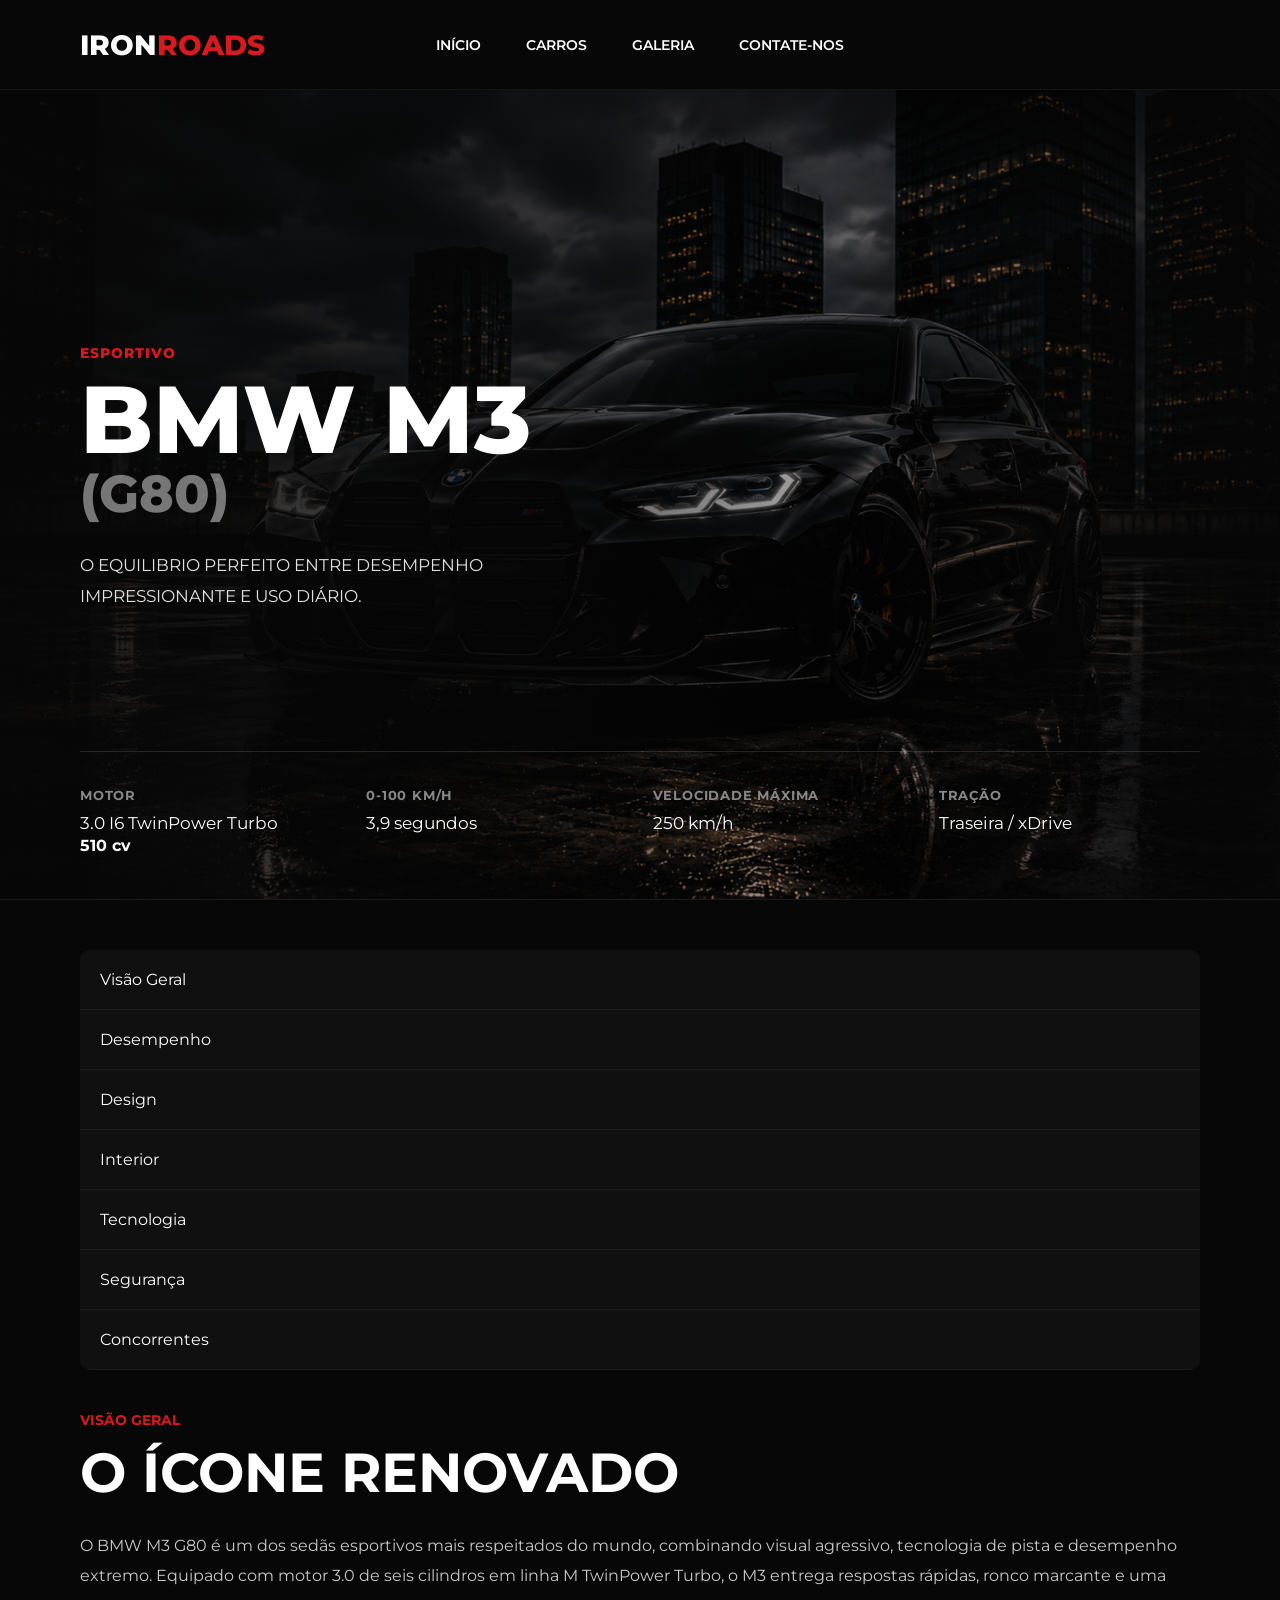
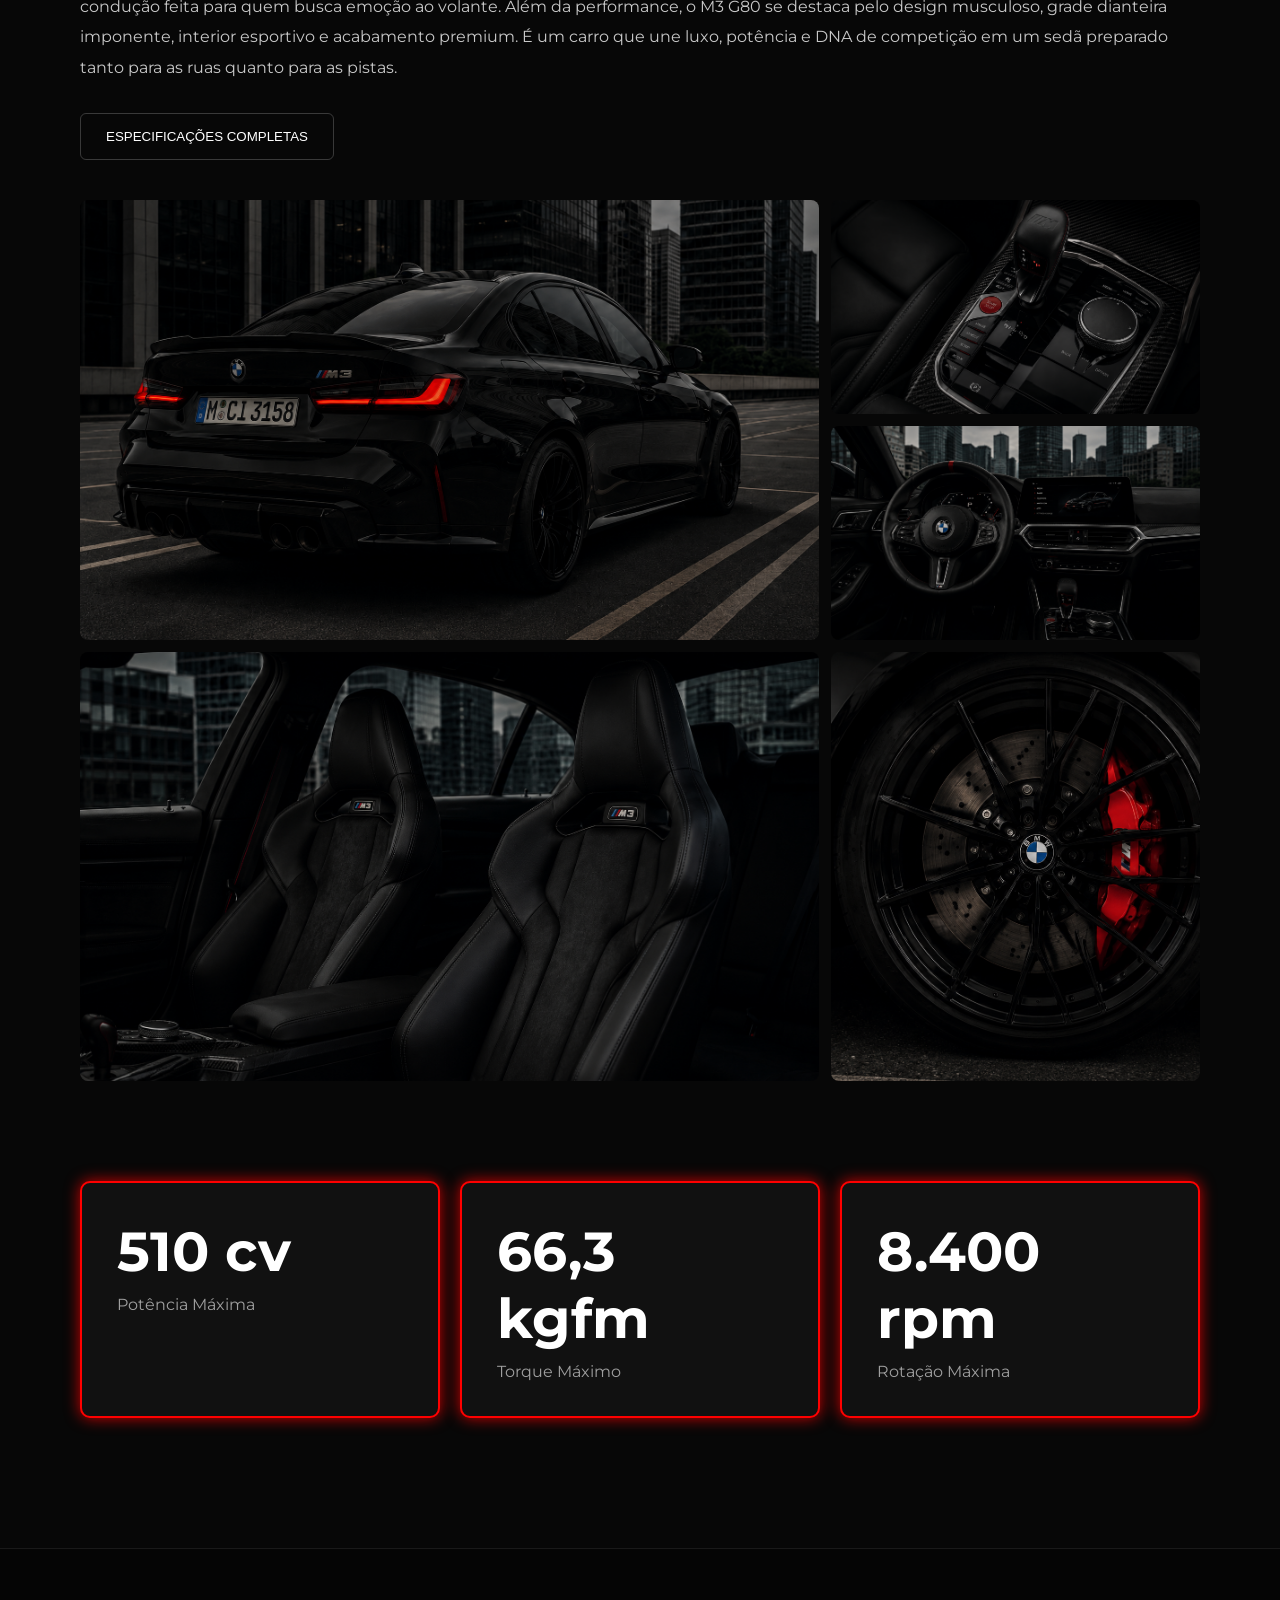
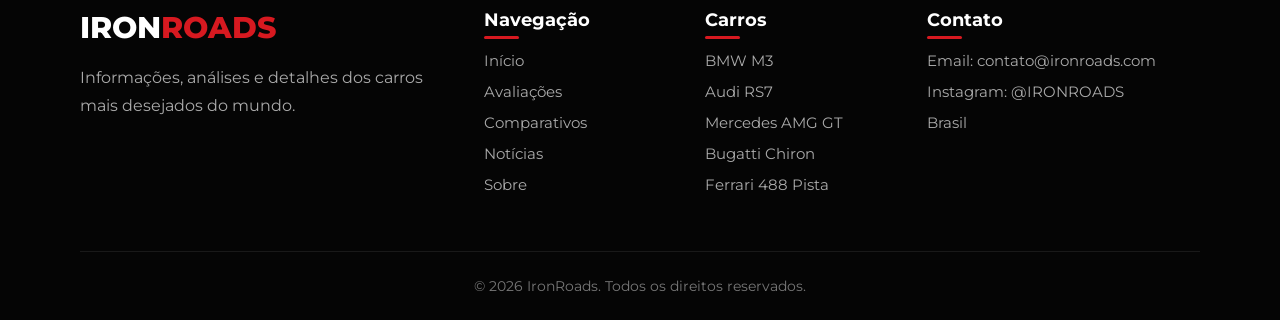
<file: bmw.html>
<!DOCTYPE html>
<html lang="pt-br">
<head>

    <meta charset="UTF-8">
    <meta name="viewport" content="width=device-width, initial-scale=1.0">
    <title>BMW M3 G80</title>

    <link rel="preconnect" href="https://fonts.googleapis.com">
    <link rel="preconnect" href="https://fonts.gstatic.com" crossorigin>
    <link rel="stylesheet" href="carros.css">
    <script src="script.js"></script>

    <link href="https://fonts.googleapis.com/css2?family=Bebas+Neue&family=Montserrat:wght@400;500;600;700;800&family=Poppins:wght@400;500;600&display=swap" rel="stylesheet">

</head>
<body>

    <!-- MENU -->

    <header>

        <a href="index.html" class="logo">
            IRON<span>ROADS</span>
        </a>

        <nav>

            <a href="index.html">INÍCIO</a>
            <a href="bmw.html#carros">CARROS</a>
            <a href="galeria.html">GALERIA</a>
            <a href="index.html#contato">CONTATE-NOS</a>


        </nav>

    </header>

    <!-- HERO -->

    <section class="hero-BMW">

        <div class="hero-info">

            <span class="categoria">
                ESPORTIVO
            </span>

            <h1>
                BMW M3
            </h1>

            <h2>
                (G80)
            </h2>

            <p>
                O EQUILIBRIO PERFEITO ENTRE DESEMPENHO IMPRESSIONANTE E USO DIÁRIO.
            </p>


        </div>

    </section>

    <!-- ESPECIFICAÇÕES -->

    <section class="specs">

        <div class="spec">
            <h3>Motor</h3>
            <p>3.0 I6 TwinPower Turbo</p>
            <span>510 cv</span>
        </div>

        <div class="spec">
            <h3>0-100 km/h</h3>
            <p>3,9 segundos</p>
        </div>

        <div class="spec">
            <h3>Velocidade Máxima</h3>
            <p>250 km/h</p>
        </div>

        <div class="spec">
            <h3>Tração</h3>
            <p>Traseira / xDrive</p>
        </div>

    </section>

    <!-- CONTEÚDO -->

    <section class="conteudo">

        <!-- MENU LATERAL -->

        <aside>

            <ul>

                <li>Visão Geral</li>
                <li>Desempenho</li>
                <li>Design</li>
                <li>Interior</li>
                <li>Tecnologia</li>
                <li>Segurança</li>
                <li>Concorrentes</li>

            </ul>

        </aside>

        <!-- TEXTO -->

        <div class="descricao">

            <span>VISÃO GERAL</span>

            <h2>
                O ÍCONE RENOVADO
            </h2>

            <p>
                O BMW M3 G80 é um dos sedãs esportivos mais respeitados do mundo, combinando visual agressivo, tecnologia de pista e desempenho extremo. Equipado com motor 3.0 de seis cilindros em linha M TwinPower Turbo, o M3 entrega respostas rápidas, ronco marcante e uma condução feita para quem busca emoção ao volante.
                Além da performance, o M3 G80 se destaca pelo design musculoso, grade dianteira imponente, interior esportivo e acabamento premium. É um carro que une luxo, potência e DNA de competição em um sedã preparado tanto para as ruas quanto para as pistas.
            </p>

            <button>
                ESPECIFICAÇÕES COMPLETAS
            </button>

        </div>

        <!-- GALERIA -->

        <div class="galeria">

            <img src="./imagens/BMW/BMWTRASEIRA.png">
            <img src="./imagens/BMW/CAMBIO.png">
            <img src="./imagens/BMW/INTERNA.png">
            <img src="./imagens/BMW/BANCOS.png">
            <img src="./imagens/BMW/RODABMW.png">

        </div>

    </section>

    <!-- ESTATÍSTICAS -->

    <section class="estatisticas">

        <div>
            <h2>510 cv</h2>
            <p>Potência Máxima</p>
        </div>

        <div>
            <h2>66,3 kgfm</h2>
            <p>Torque Máximo</p>
        </div>

        <div>
            <h2>8.400 rpm</h2>
            <p>Rotação Máxima</p>
        </div>

    </section>

    <script src="script.js"></script>

    <!-- PARTE FINAL RODAPE -->

<footer class="rodape">

    <div class="rodape-container" ID="contato">

        <div class="rodape-logo">
            <h2>IRON<span>ROADS</span></h2>
            <p>
                Informações, análises e detalhes dos carros mais desejados do mundo.
            </p>
        </div>

        <div class="rodape-links">
            <h3>Navegação</h3>

            <a href="#">Início</a>
            <a href="#">Avaliações</a>
            <a href="#">Comparativos</a>
            <a href="#">Notícias</a>
            <a href="#">Sobre</a>
        </div>

        <div class="rodape-carros">
            <h3>Carros</h3>

            <a data-link="bmw.html" href="bmw.html">BMW M3</a>
            <a data-link="audi.html" href="audi.html">Audi RS7</a>
            <a data-link="mercedes.html" href="mercedes.html">Mercedes AMG GT</a>
            <a data-link="bugattichiron.html" href="bugattichiron.html">Bugatti Chiron</a>
            <a data-link="ferrari.html" href="ferrari.html">Ferrari 488 Pista</a>
        </div>

        <div class="rodape-contato">
            <h3>Contato</h3>

            <p>Email: contato@ironroads.com</p>
            <p>Instagram: @IRONROADS</p>
            <p>Brasil</p>
        </div>

    </div>

    <div class="rodape-bottom">
        <p>
            © 2026 IronRoads. Todos os direitos reservados.
        </p>
    </div>

</footer>

</body>
</html>
</file>
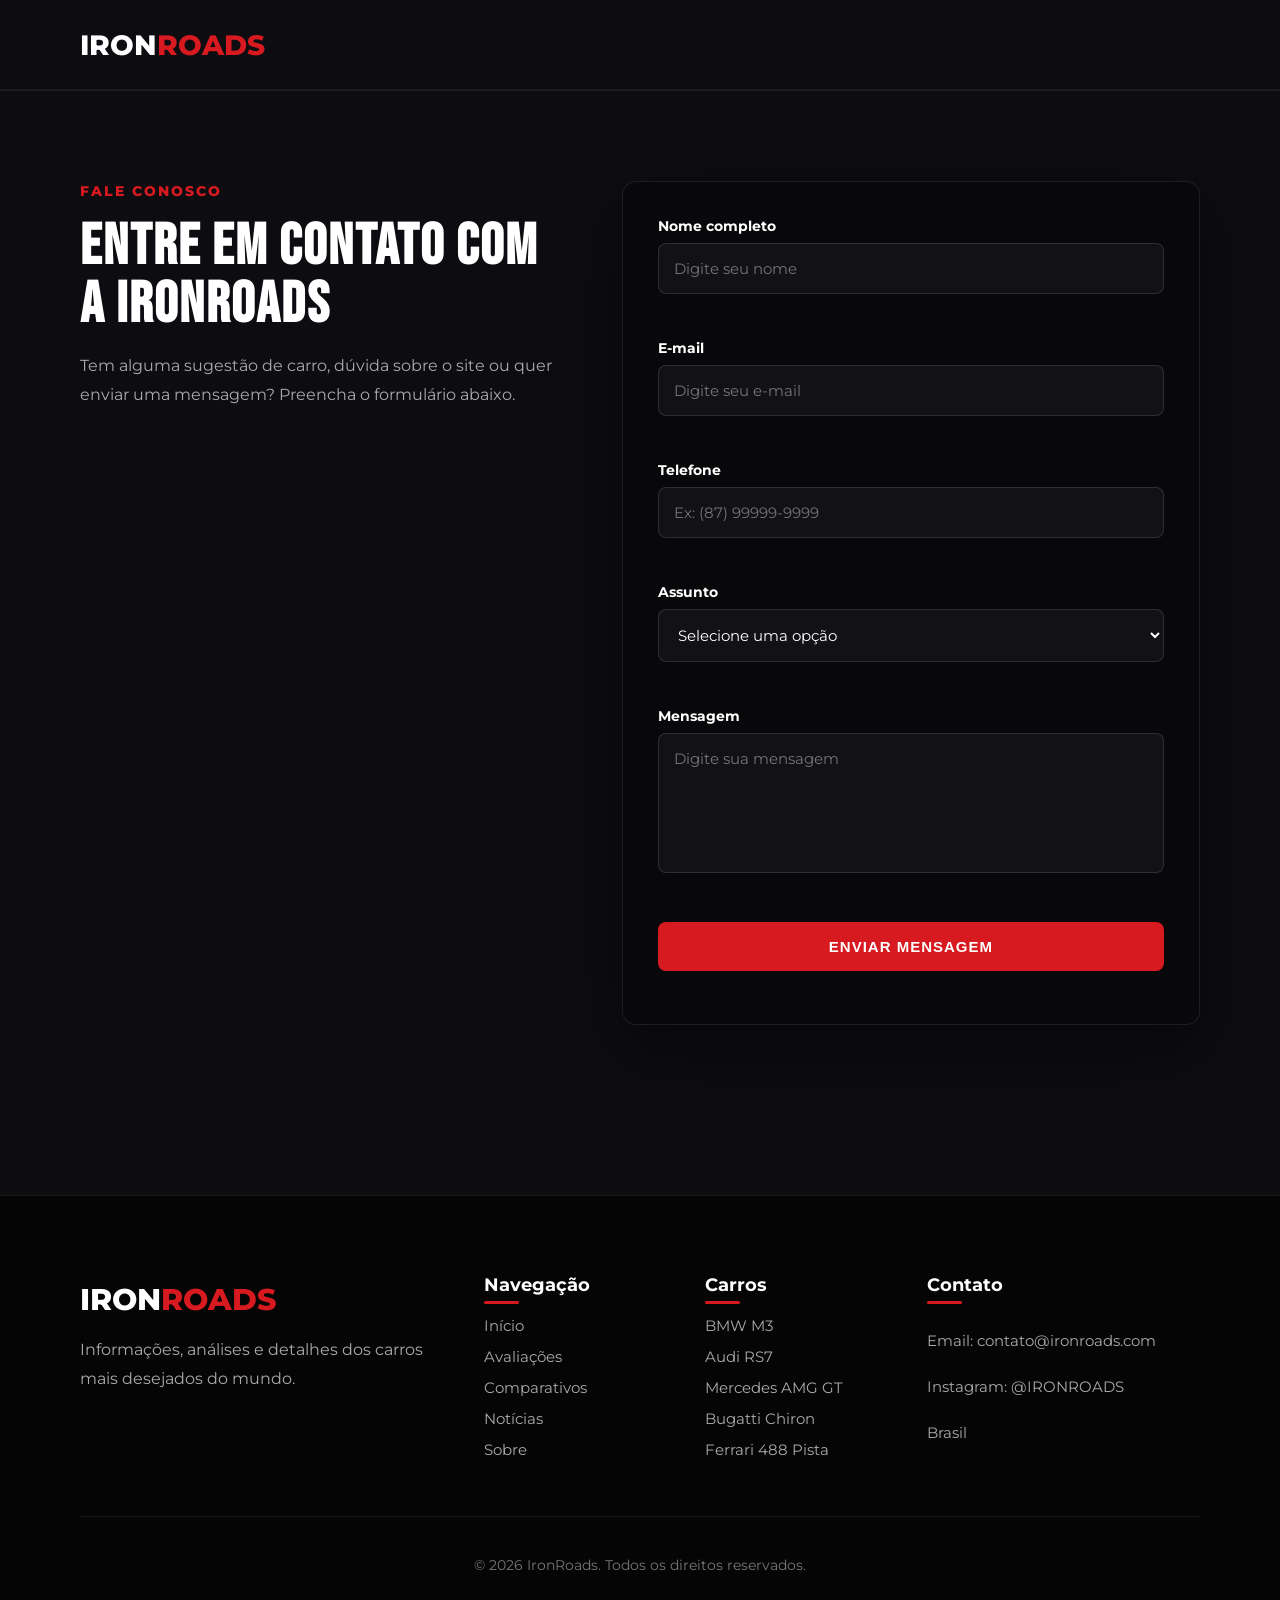
<file: contatenos.html>
<!DOCTYPE html>
<html lang="pt-br">
<head>
    <meta charset="UTF-8">
    <meta name="viewport" content="width=device-width, initial-scale=1.0">
    <link rel="preconnect" href="https://fonts.googleapis.com">
    <link rel="preconnect" href="https://fonts.gstatic.com" crossorigin>
    <link href="https://fonts.googleapis.com/css2?family=Bebas+Neue&family=Montserrat:wght@400;500;600;700;800&family=Poppins:wght@400;500;600&display=swap" rel="stylesheet">
    <link rel="stylesheet" href="style.css">
    <script src="script.js" defer></script>
    <meta name="viewport" content="width=device-width, initial-scale=1.0">
    <title>CONTATE NOS</title>
</head>
<body>

    <!-- TITULO -->

    <header>

        <a href="index.html" class="logo">
            IRON<span>ROADS</span>
        </a>

    </header>

    <!-- FORMULÁRIO DE CONTATO -->

<section class="contato-section" id="contato">
    <div class="contato-container">

        <div class="contato-info">
            <span>FALE CONOSCO</span>
            <h2>Entre em contato com a IRONROADS</h2>
            <p>
                Tem alguma sugestão de carro, dúvida sobre o site ou quer enviar uma mensagem?
                Preencha o formulário abaixo.
            </p>
        </div>

        <form class="form-contato" id="formContato"action=" https://formsubmit.co/ironroadss@gmail.com" method="POST">

            <input type="hidden" name="_subject" value="Nova mensagem recebida pelo site IRONROADS">
            <input type="hidden" name="_captcha" value="false">
            <input type="hidden" name="_template" value="table">

            <div class="campo">
                <label for="nome">Nome completo</label>
                <input type="text" id="nome" name="Nome" placeholder="Digite seu nome">
                <small class="mensagem-erro"></small>
            </div>

            <div class="campo">
                <label for="email">E-mail</label>
                <input type="email" id="email" name="Email" placeholder="Digite seu e-mail">
                <small class="mensagem-erro"></small>
            </div>

            <div class="campo">
                <label for="telefone">Telefone</label>
                <input type="text" id="telefone" name="Telefone" placeholder="Ex: (87) 99999-9999">
                <small class="mensagem-erro"></small>
            </div>

            <div class="campo">
                <label for="assunto">Assunto</label>
                <select id="assunto" name="Assunto">
                    <option value="">Selecione uma opção</option>
                    <option value="Dúvida">Dúvida</option>
                    <option value="Sugestão de carro">Sugestão de carro</option>
                    <option value="Erro no site">Erro no site</option>
                    <option value="Outro assunto">Outro assunto</option>
                </select>
                <small class="mensagem-erro"></small>
            </div>

            <div class="campo">
                <label for="mensagem">Mensagem</label>
                <textarea id="mensagem" name="Mensagem" placeholder="Digite sua mensagem"></textarea>
                <small class="mensagem-erro"></small>
            </div>

            <button type="submit" class="btn-enviar">
                ENVIAR MENSAGEM
            </button>

            <p class="mensagem-sucesso" id="mensagemSucesso"></p>

        </form>

    </div>
</section>

<!-- PARTE FINAL RODAPE -->

<footer class="rodape">

    <div class="rodape-container" ID="contato">

        <div class="rodape-logo">
            <h2>IRON<span>ROADS</span></h2>
            <p>
                Informações, análises e detalhes dos carros mais desejados do mundo.
            </p>
        </div>

        <div class="rodape-links">
            <h3>Navegação</h3>

            <a href="#">Início</a>
            <a href="#">Avaliações</a>
            <a href="#">Comparativos</a>
            <a href="#">Notícias</a>
            <a href="#">Sobre</a>
        </div>

        <div class="rodape-carros">
            <h3>Carros</h3>

            <a href="bmw.html">BMW M3</a>
            <a href="audi.html">Audi RS7</a>
            <a href="mercedes.html">Mercedes AMG GT</a>
            <a href="bugattichiron.html">Bugatti Chiron</a>
            <a href="ferrari.html">Ferrari 488 Pista</a>
        </div>

        <div class="rodape-contato">
            <h3>Contato</h3>

            <p>Email: contato@ironroads.com</p>
            <p>Instagram: @IRONROADS</p>
            <p>Brasil</p>
        </div>

    </div>

    <div class="rodape-bottom">
        <p>
            © 2026 IronRoads. Todos os direitos reservados.
        </p>
    </div>

</footer>

</body>
</html>
</file>
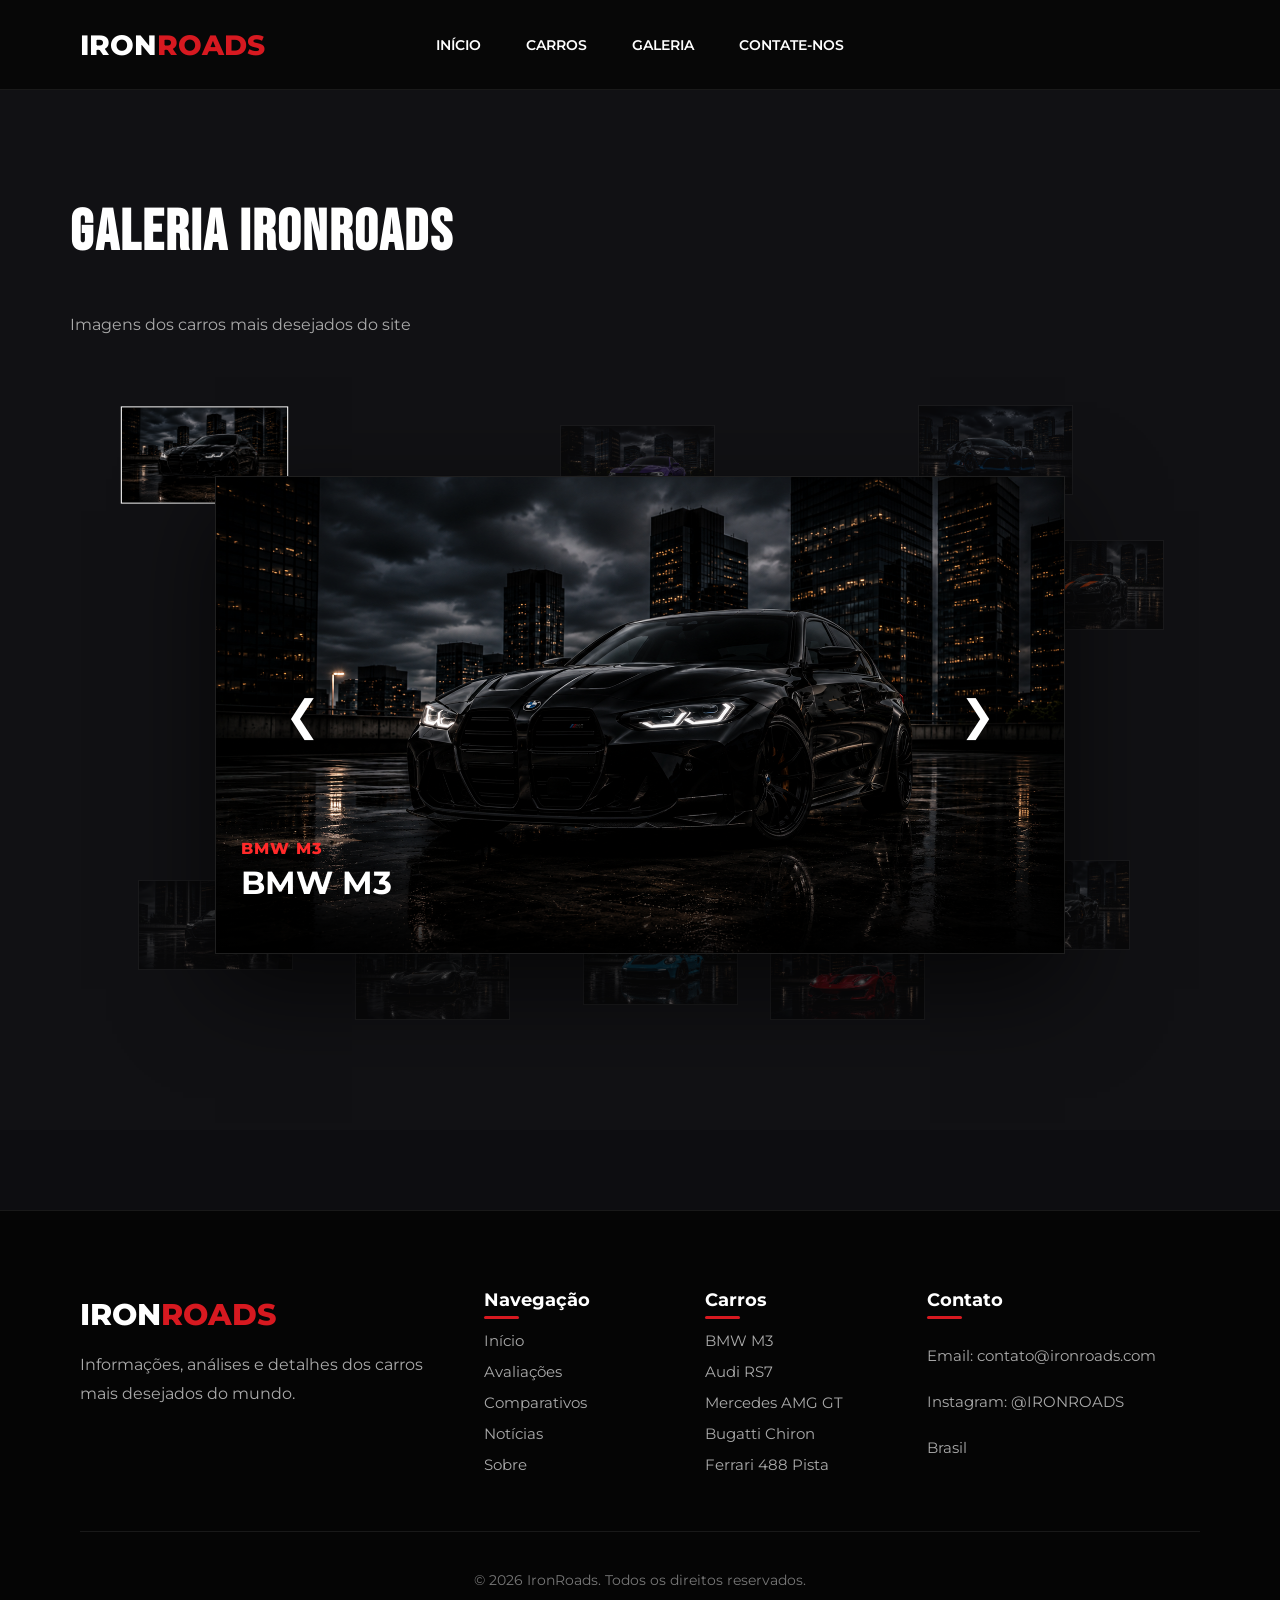
<file: galeria.html>
<!DOCTYPE html>
<html lang="pt-br">
<head>

    <meta charset="UTF-8">
    <meta name="viewport" content="width=device-width, initial-scale=1.0">
    <title>Galeria</title>

    <link rel="preconnect" href="https://fonts.googleapis.com">
    <link rel="preconnect" href="https://fonts.gstatic.com" crossorigin>
    <link rel="stylesheet" href="galeria.css">
    <script src="script.js" defer></script>

    <link href="https://fonts.googleapis.com/css2?family=Bebas+Neue&family=Montserrat:wght@400;500;600;700;800&family=Poppins:wght@400;500;600&display=swap" rel="stylesheet">

</head>
<body>

    <!-- PARTE INICIAL CABECARIO -->

<header id="top">
    <a href="index.html" class="logo">
        IRON<span>ROADS</span>
    </a>

    <input type="checkbox" id="menu-toggle">

    <label for="menu-toggle" class="menu-btn">☰</label>

    <label for="menu-toggle" class="fundo-menu"></label>

    <nav class="menu-lateral">
        <label for="menu-toggle" class="fechar-menu">×</label>

        <a href="index.html">INÍCIO</a>
        <a href="index.html#carros">CARROS</a>
        <a href="galeria.html">GALERIA</a>
        <a href="contatenos.html">CONTATE-NOS</a>

        <button class="btn-menu">COMPRAR</button>
    </nav>
</header>

<!-- PARTE DAS FOTOS -->

    <main>

        <section class="galeria-slider">

            <div class="galeria-header">
                <div>
                    <h1>GALERIA IRONROADS</h1>
                    <p>Imagens dos carros mais desejados do site</p>
                </div>
            </div>

            <div class="slider-area">

                <button class="btn-slide btn-voltar" id="btnVoltar">
                    &#10094;
                </button>

                <div class="imagem-central">
                    <img id="imagemPrincipal" src="./imagens/BANNERS/BANNERBMW.png" alt="BMW M3">

                    <div class="info-imagem">
                        <span id="categoriaImagem">BMW M3</span>
                        <h2 id="tituloImagem">BMW M3</h2>
                    </div>
                </div>

                <button class="btn-slide btn-proximo" id="btnProximo">
                    &#10095;
                </button>

                <div class="miniaturas-flutuantes">

                    <button class="miniatura ativa"
                        data-img="./imagens/BANNERS/BANNERBMW.png"
                        data-titulo="BMW M3"
                        data-categoria="BMW M3">
                        <img src="./imagens/BANNERS/BANNERBMW.png" alt="BMW M3">
                    </button>

                    <button class="miniatura"
                        data-img="./imagens/BANNERS/BANNERAMG.png"
                        data-titulo="Mercedes-AMG GT"
                        data-categoria="Mercedes">
                        <img src="./imagens/BANNERS/BANNERAMG.png" alt="Mercedes AMG GT">
                    </button>

                    <button class="miniatura"
                        data-img="./imagens/BANNERS/BANNERAUDI.png"
                        data-titulo="Audi RS7"
                        data-categoria="Audi">
                        <img src="./imagens/BANNERS/BANNERAUDI.png" alt="Audi RS7">
                    </button>

                    <button class="miniatura"
                        data-img="./imagens/BANNERS/BANNERJESKO.png"
                        data-titulo="Koenigsegg Jesko"
                        data-categoria="Koenigsegg">
                        <img src="./imagens/BANNERS/BANNERJESKO.png" alt="Koenigsegg Jesko">
                    </button>

                    <button class="miniatura"
                        data-img="./imagens/BANNERS/BANNERDIVO.png"
                        data-titulo="Bugatti Divo"
                        data-categoria="Bugatti">
                        <img src="./imagens/BANNERS/BANNERDIVO.png" alt="Bugatti Divo">
                    </button>

                    <button class="miniatura"
                        data-img="./imagens/BANNERS/BANNERCHIRON.png"
                        data-titulo="Bugatti Chiron"
                        data-categoria="Bugatti">
                        <img src="./imagens/BANNERS/BANNERCHIRON.png" alt="Bugatti Chiron">
                    </button>

                    <button class="miniatura"
                        data-img="./imagens/BANNERS/BANNERREVUELTO.png"
                        data-titulo="Lamborghini Revuelto"
                        data-categoria="Lamborghini">
                        <img src="./imagens/BANNERS/BANNERREVUELTO.png" alt="Lamborghini Revuelto">
                    </button>

                    <button class="miniatura"
                        data-img="./imagens/BANNERS/BANNERFERRARI.png"
                        data-titulo="Ferrari 488 Pista"
                        data-categoria="Ferrari">
                        <img src="./imagens/BANNERS/BANNERFERRARI.png" alt="Ferrari 488 Pista">
                    </button>

                    <button class="miniatura"
                        data-img="./imagens/BANNERS/BANNERDODGE.png"
                        data-titulo="Dodge Charger SRT"
                        data-categoria="Dodge">
                        <img src="./imagens/BANNERS/BANNERDODGE.png" alt="Dodge Charger SRT">
                    </button>

                    <button class="miniatura"
                        data-img="./imagens/BANNERS/BANNERPORSCHE.png"
                        data-titulo="Porsche GT3 RS"
                        data-categoria="Porsche">
                        <img src="./imagens/BANNERS/BANNERPORSCHE.png" alt="Porsche GT3 RS">
                    </button>

                </div>

            </div>

        </section>

    </main>

<!-- PARTE FINAL RODAPE -->

<footer class="rodape">

    <div class="rodape-container" ID="contato">

        <div class="rodape-logo">
            <h2>IRON<span>ROADS</span></h2>
            <p>
                Informações, análises e detalhes dos carros mais desejados do mundo.
            </p>
        </div>

        <div class="rodape-links">
            <h3>Navegação</h3>

            <a href="#">Início</a>
            <a href="#">Avaliações</a>
            <a href="#">Comparativos</a>
            <a href="#">Notícias</a>
            <a href="#">Sobre</a>
        </div>

        <div class="rodape-carros">
            <h3>Carros</h3>

            <a href="bmw.html">BMW M3</a>
            <a href="audi.html">Audi RS7</a>
            <a href="mercedes.html">Mercedes AMG GT</a>
            <a href="bugattichiron.html">Bugatti Chiron</a>
            <a href="ferrari.html">Ferrari 488 Pista</a>
        </div>

        <div class="rodape-contato">
            <h3>Contato</h3>

            <p>Email: contato@ironroads.com</p>
            <p>Instagram: @IRONROADS</p>
            <p>Brasil</p>
        </div>

    </div>

    <div class="rodape-bottom">
        <p>
            © 2026 IronRoads. Todos os direitos reservados.
        </p>
    </div>

</footer>

</body>

</html>
</file>
<file: carros.css>
/* RESET */

*{
    margin:0;
    padding:0;
    box-sizing:border-box;
}

body{
    background:#070707;
    color:#fff;
    font-family:'Montserrat',sans-serif;
}

/* HEADER e Menu de navegação */

header{
    height:90px;
    padding:0 80px;
    display:flex;
    align-items:center;
    justify-content:space-between;
    border-bottom:1px solid rgba(255,255,255,.05);
    position:relative;
}

.logo{
    font-size:28px;
    font-weight:800;
    text-decoration: none;
    cursor:pointer;
    display:inline-block;
    color:#fff;
    z-index:2;
}

.logo span{
    color:#d71920;
}

nav{
    position:absolute;
    left:50%;
    transform:translateX(-50%);
    display:flex;
    align-items:center;
    justify-content:center;
    gap:45px;
}

nav a{
    text-decoration:none;
    color:#fff;
    font-size:14px;
    font-weight:600;
    transition:.3s;
}

nav a:hover{
    color:#d71920;
} 

/* HERO DOS CARROS EM TELA CHEIA */

.hero-BMW{
    background-image:
        linear-gradient(
            90deg,
            rgba(7, 7, 7, 0.95) 0%,
            rgba(7, 7, 7, 0.75) 35%,
            rgba(7, 7, 7, 0.35) 65%,
            rgba(7, 7, 7, 0.85) 100%
        ),
        url('./imagens/BANNERS/BANNERBMW.png');

    background-size: cover;
    background-position: center;
    background-repeat: no-repeat;

    min-height: calc(100vh - 90px);
    padding: 0 80px;

    display: flex;
    flex-direction: column;
    justify-content: center;
    position: relative;

    border-bottom: 1px solid rgba(255,255,255,.08);
}

.hero-AUDI{
    background-image:
        linear-gradient(
            90deg,
            rgba(7, 7, 7, 0.95) 0%,
            rgba(7, 7, 7, 0.75) 35%,
            rgba(7, 7, 7, 0.35) 65%,
            rgba(7, 7, 7, 0.85) 100%
        ),
        url('./imagens/BANNERS/BANNERAUDI.png');

    background-size: cover;
    background-position: center;
    background-repeat: no-repeat;

    min-height: calc(100vh - 90px);
    padding: 0 80px;

    display: flex;
    flex-direction: column;
    justify-content: center;
    position: relative;

    border-bottom: 1px solid rgba(255,255,255,.08);
}

.hero-CHIRON{
    background-image:
        linear-gradient(
            90deg,
            rgba(7, 7, 7, 0.95) 0%,
            rgba(7, 7, 7, 0.75) 35%,
            rgba(7, 7, 7, 0.35) 65%,
            rgba(7, 7, 7, 0.85) 100%
        ),
        url('./imagens/BANNERS/BANNERCHIRON.png');

    background-size: cover;
    background-position: center;
    background-repeat: no-repeat;

    min-height: calc(100vh - 90px);
    padding: 0 80px;

    display: flex;
    flex-direction: column;
    justify-content: center;
    position: relative;

    border-bottom: 1px solid rgba(255,255,255,.08);
}

.hero-DIVO{
    background-image:
        linear-gradient(
            90deg,
            rgba(7, 7, 7, 0.95) 0%,
            rgba(7, 7, 7, 0.75) 35%,
            rgba(7, 7, 7, 0.35) 65%,
            rgba(7, 7, 7, 0.85) 100%
        ),
        url('./imagens/BANNERS/BANNERDIVO.png');

    background-size: cover;
    background-position: center;
    background-repeat: no-repeat;

    min-height: calc(100vh - 90px);
    padding: 0 80px;

    display: flex;
    flex-direction: column;
    justify-content: center;
    position: relative;

    border-bottom: 1px solid rgba(255,255,255,.08);
}

.hero-DODGE{
    background-image:
        linear-gradient(
            90deg,
            rgba(7, 7, 7, 0.95) 0%,
            rgba(7, 7, 7, 0.75) 35%,
            rgba(7, 7, 7, 0.35) 65%,
            rgba(7, 7, 7, 0.85) 100%
        ),
        url('./imagens/BANNERS/BANNERDODGE.png');

    background-size: cover;
    background-position: center;
    background-repeat: no-repeat;

    min-height: calc(100vh - 90px);
    padding: 0 80px;

    display: flex;
    flex-direction: column;
    justify-content: center;
    position: relative;

    border-bottom: 1px solid rgba(255,255,255,.08);
}

.hero-FERRARI{
    background-image:
        linear-gradient(
            90deg,
            rgba(7, 7, 7, 0.95) 0%,
            rgba(7, 7, 7, 0.75) 35%,
            rgba(7, 7, 7, 0.35) 65%,
            rgba(7, 7, 7, 0.85) 100%
        ),
        url('./imagens/BANNERS/BANNERFERRARI.png');

    background-size: cover;
    background-position: center;
    background-repeat: no-repeat;

    min-height: calc(100vh - 90px);
    padding: 0 80px;

    display: flex;
    flex-direction: column;
    justify-content: center;
    position: relative;

    border-bottom: 1px solid rgba(255,255,255,.08);
}

.hero-JESKO{
    background-image:
        linear-gradient(
            90deg,
            rgba(7, 7, 7, 0.95) 0%,
            rgba(7, 7, 7, 0.75) 35%,
            rgba(7, 7, 7, 0.35) 65%,
            rgba(7, 7, 7, 0.85) 100%
        ),
        url('./imagens/BANNERS/BANNERJESKO.png');

    background-size: cover;
    background-position: center;
    background-repeat: no-repeat;

    min-height: calc(100vh - 90px);
    padding: 0 80px;

    display: flex;
    flex-direction: column;
    justify-content: center;
    position: relative;

    border-bottom: 1px solid rgba(255,255,255,.08);
}

.hero-AMG{
    background-image:
        linear-gradient(
            90deg,
            rgba(7, 7, 7, 0.95) 0%,
            rgba(7, 7, 7, 0.75) 35%,
            rgba(7, 7, 7, 0.35) 65%,
            rgba(7, 7, 7, 0.85) 100%
        ),
        url('./imagens/BANNERS/BANNERAMG.png');

    background-size: cover;
    background-position: center;
    background-repeat: no-repeat;

    min-height: calc(100vh - 90px);
    padding: 0 80px;

    display: flex;
    flex-direction: column;
    justify-content: center;
    position: relative;

    border-bottom: 1px solid rgba(255,255,255,.08);
}

.hero-PORSCHE{
    background-image:
        linear-gradient(
            90deg,
            rgba(7, 7, 7, 0.95) 0%,
            rgba(7, 7, 7, 0.75) 35%,
            rgba(7, 7, 7, 0.35) 65%,
            rgba(7, 7, 7, 0.85) 100%
        ),
        url('./imagens/BANNERS/BANNERPORSCHE.png');

    background-size: cover;
    background-position: center;
    background-repeat: no-repeat;

    min-height: calc(100vh - 90px);
    padding: 0 80px;

    display: flex;
    flex-direction: column;
    justify-content: center;
    position: relative;

    border-bottom: 1px solid rgba(255,255,255,.08);
}

.hero-REVUELTO{
    background-image:
        linear-gradient(
            90deg,
            rgba(7, 7, 7, 0.95) 0%,
            rgba(7, 7, 7, 0.75) 35%,
            rgba(7, 7, 7, 0.35) 65%,
            rgba(7, 7, 7, 0.85) 100%
        ),
        url('./imagens/BANNERS/BANNERREVUELTO.png');

    background-size: cover;
    background-position: center;
    background-repeat: no-repeat;

    min-height: calc(100vh - 90px);
    padding: 0 80px;

    display: flex;
    flex-direction: column;
    justify-content: center;
    position: relative;

    border-bottom: 1px solid rgba(255,255,255,.08);
}

/* INFORMAÇÕES DO CARRO */

.hero-info{
    max-width: 520px;
    z-index: 2;
}

.categoria{
    color:#d71920;
    font-size:14px;
    font-weight:800;
    letter-spacing:1px;
    text-transform:uppercase;
}

.hero-info h1{
    font-size:95px;
    font-weight:800;
    line-height:.9;
    margin-top:15px;
    color:#fff;
}

.hero-info h2{
    color:rgba(255,255,255,.45);
    font-size:52px;
    font-weight:800;
    margin-bottom:25px;
}

.hero-info p{
    color:#e0e0e0;
    font-size:17px;
    line-height:1.8;
    margin-bottom:35px;
}

.hero-info button{
    background:#d71920;
    color:white;
    border:none;
    padding:16px 32px;
    border-radius:5px;
    cursor:pointer;
    font-weight:700;
    letter-spacing:.5px;
    transition:.3s;
}

.hero-info button:hover{
    background:#ff2028;
    transform:translateY(-3px);
}

/* REMOVE A IMAGEM SOLTA DO CARRO, POIS AGORA ELA FICA NO FUNDO */

.hero-carro{
    display:none;
}

/* ESPECIFICAÇÕES DENTRO DO HERO */

.specs{
    position:absolute;
    left:80px;
    right:80px;
    bottom:35px;

    display:grid;
    grid-template-columns:repeat(4,1fr);
    gap:25px;

    padding-top:25px;
    border-top:1px solid rgba(255,255,255,.12);

    z-index:2;
}

.spec{
    padding:10px 0;
}

.spec h3{
    color:#888;
    font-size:13px;
    text-transform:uppercase;
    margin-bottom:8px;
    letter-spacing:.8px;
}

.spec p{
    font-size:17px;
    color:#fff;
    line-height:1.5;
}

.spec span{
    color:#fff;
    font-weight:700;
}

/* CONTEÚDO */

.conteudo{
    display:grid;
    grid-template-columns:250px 1fr 700px;
    gap:40px;

    padding:50px 80px;
}

/* MENU LATERAL */

aside{
    background:#101010;
    border-radius:10px;
    overflow:hidden;
}

aside ul{
    list-style:none;
}

aside li{
    padding:20px;
    border-bottom:1px solid rgba(255,255,255,.05);
    cursor:pointer;
    transition:.3s;
}

aside li:hover{
    background:#181818;
    border-left:4px solid #d71920;
}

/* DESCRIÇÃO */

.descricao span{
    color:#d71920;
    font-size:14px;
    font-weight:700;
}

.descricao h2{
    margin-top:10px;
    font-size:55px;
    margin-bottom:25px;
}

.descricao p{
    color:#c8c8c8;
    line-height:1.9;
    margin-bottom:30px;
}

.descricao button{
    background:transparent;
    border:1px solid rgba(255,255,255,.2);
    color:white;
    padding:15px 25px;
    border-radius:6px;
    cursor:pointer;
}

/* GALERIA */

.galeria{
    display:grid;
    grid-template-columns:2fr 1fr;
    gap:12px;
}

.galeria img{
    width:100%;
    height:100%;
    object-fit:cover;
    border-radius:8px;
}

.galeria img:first-child{
    grid-row:span 2;
}

/* ESTATÍSTICAS */

.estatisticas{
    display:grid;
    grid-template-columns:repeat(3,1fr);

    gap:20px;

    padding:50px 80px;
}

.estatisticas div{
    background-color: #111;
    border: 2px solid #FF0000;
    border-radius: 12px;
    box-shadow: 0 0 15px rgba(255, 0, 0, 0.8);

    padding:35px;
    border-radius:10px;
}

.estatisticas h2{
    font-size:55px;
    margin-bottom:10px;
}

.estatisticas p{
    color:#9f9f9f;
}

/* RESPONSIVO */

@media(max-width:1400px){

    .conteudo{
        grid-template-columns:1fr;
    }

    .hero{
        flex-direction:column;
        text-align:center;
    }

    .hero-carro{
        margin-top:40px;
    }

}

@media(max-width:900px){

    header{
        padding:20px;
    }

    nav{
        display:none;
    }

    .hero{
        padding:30px;
    }

    .hero-info h1{
        font-size:60px;
    }

    .specs{
        grid-template-columns:1fr;
        padding:30px;
    }

    .estatisticas{
        grid-template-columns:1fr;
        padding:30px;
    }

    .conteudo{
        padding:30px;
    }

}

/* JAVASCRIPT - MENU DE CARROS */

.menu-carros{
    position:absolute;
    top:70px;
    background:#090909;
    border:1px solid rgba(255,255,255,.12);
    border-radius:10px;
    padding:15px;
    display:none;
    flex-direction:column;
    gap:10px;
    z-index:999;
}

.menu-carros.ativo{
    display:flex;
}

.menu-carros a{
    color:#fff;
    text-decoration:none;
    padding:10px 15px;
    background:#111;
    border-radius:6px;
    transition:.3s;
}

.menu-carros a:hover{
    background:#d71920;
}

/* LIGHTBOX DA GALERIA */

.galeria img{
    cursor:pointer;
    transition:.3s;
}

.galeria img:hover{
    transform:scale(1.03);
    filter:brightness(1.15);
}

.lightbox{
    position:fixed;
    inset:0;
    background:rgba(0,0,0,.9);
    display:flex;
    align-items:center;
    justify-content:center;
    z-index:9999;
}

.lightbox img{
    max-width:90%;
    max-height:85%;
    border-radius:10px;
}

.fechar-lightbox{
    position:absolute;
    top:25px;
    right:35px;
    background:#d71920;
    border:none;
    color:#fff;
    font-size:32px;
    width:50px;
    height:50px;
    border-radius:8px;
    cursor:pointer;
}

/* MENU LATERAL ATIVO */

aside li.ativo{
    background:#181818;
    border-left:4px solid #d71920;
}
/* RODAPÉ */

.rodape{
    background:#050505;
    border-top:1px solid rgba(255,255,255,.08);
    padding:60px 80px 25px;
    margin-top:80px;
}

.rodape-container{
    display:grid;
    grid-template-columns:2fr 1fr 1fr 1.5fr;
    gap:40px;
}

.rodape-logo h2{
    font-size:30px;
    font-weight:800;
    color:#fff;
    margin-bottom:18px;
}

.rodape-logo span{
    color:#d71920;
}

.rodape-logo p{
    color:#aaa;
    line-height:1.8;
    max-width:380px;
}

.rodape h3{
    color:#fff;
    font-size:18px;
    margin-bottom:20px;
    position:relative;
}

.rodape h3::after{
    content:"";
    width:35px;
    height:3px;
    background:#d71920;
    position:absolute;
    left:0;
    bottom:-8px;
    border-radius:10px;
}

.rodape-links,
.rodape-carros,
.rodape-contato{
    display:flex;
    flex-direction:column;
}

.rodape a{
    color:#aaa;
    text-decoration:none;
    margin-bottom:12px;
    font-size:15px;
    transition:.3s;
}

.rodape a:hover{
    color:#d71920;
    padding-left:5px;
}

.rodape-contato p{
    color:#aaa;
    margin-bottom:12px;
    font-size:15px;
}

.rodape-bottom{
    border-top:1px solid rgba(255,255,255,.08);
    margin-top:45px;
    padding-top:25px;
    text-align:center;
}

.rodape-bottom p{
    color:#777;
    font-size:14px;
}

/* RESPONSIVO PÁGINAS DOS CARROS */

@media (max-width: 900px) {

    .hero-BMW,
    .hero-AUDI,
    .hero-CHIRON,
    .hero-DIVO,
    .hero-DODGE,
    .hero-FERRARI,
    .hero-JESKO,
    .hero-AMG,
    .hero-PORSCHE,
    .hero-REVUELTO {
        min-height: 85vh;
        padding: 80px 25px 50px;
        background-position: center;
    }

    .hero-info {
        width: 100%;
        max-width: 100%;
    }

    .hero-info h1 {
        font-size: 44px;
        line-height: 1;
        word-break: normal;
    }

    .hero-info h2 {
        font-size: 30px;
    }

    .hero-info p {
        font-size: 15px;
        line-height: 1.6;
    }

    .hero-info button {
        width: 100%;
        padding: 15px;
    }

    .specs {
        position: static;
        grid-template-columns: 1fr;
        padding: 30px 25px;
        gap: 18px;
    }

    .conteudo {
        grid-template-columns: 1fr;
        padding: 35px 25px;
        gap: 30px;
    }

    aside ul {
        display: grid;
        grid-template-columns: 1fr;
    }

    aside li {
        padding: 15px;
        font-size: 14px;
    }

    .descricao h2 {
        font-size: 34px;
    }

    .descricao p {
        font-size: 15px;
    }

    .descricao button {
        width: 100%;
    }

    .galeria {
        grid-template-columns: 1fr;
    }

    .galeria img {
        width: 100%;
        height: auto;
        aspect-ratio: 16 / 9;
        object-fit: cover;
    }

    .estatisticas {
        grid-template-columns: 1fr;
        padding: 35px 25px;
    }

    .estatisticas h2 {
        font-size: 38px;
    }
}

/* CORRIGIR RODAPÉ NO CELULAR */

@media (max-width: 768px) {

    .rodape {
        width: 100%;
        padding: 45px 22px 25px;
        overflow: hidden;
    }

    .rodape-container {
        width: 100%;
        display: grid;
        grid-template-columns: 1fr;
        gap: 35px;
    }

    .rodape-logo,
    .rodape-links,
    .rodape-carros,
    .rodape-contato {
        width: 100%;
        max-width: 100%;
    }

    .rodape-logo h2 {
        font-size: 28px;
        text-align: left;
    }

    .rodape-logo p {
        width: 100%;
        max-width: 100%;
        font-size: 15px;
        line-height: 1.7;
    }

    .rodape h3 {
        font-size: 18px;
        margin-bottom: 18px;
    }

    .rodape a,
    .rodape p {
        font-size: 15px;
        line-height: 1.7;
        word-break: normal;
    }

    .rodape-bottom {
        width: 100%;
        margin-top: 35px;
        padding-top: 20px;
        text-align: center;
    }

    .rodape-bottom p {
        font-size: 13px;
    }
}
</file>
<file: style.css>
/*  CONFIGURAÇÕES GERAIS E PALETA DE CORES HEXA */
body {
    background-color: #0d0d11; 
    color: #ffffff;            
    font-family: 'Montserrat', sans-serif;
    margin: 0;
    padding: 0;
}

/* HEADER */

header{
    height:90px;
    padding:0 80px;
    display:flex;
    align-items:center;
    justify-content:space-between;
    border-bottom:1px solid rgba(255,255,255,.05);
    position:relative;
}


.logo{
    font-size:28px;
    font-weight:800;
    text-decoration: none;
    cursor: pointer;
    display:inline-block;
    color:#fff;
    z-index:2;
}

.logo span{
    color:#d71920;
}

/* MENU (navegação) */

nav{
    position:absolute;
    left:50%;
    transform:translateX(-50%);
    display:flex;
    align-items:center;
    justify-content:center;
    gap:45px;
}

nav a{
    text-decoration:none;
    color:#fff;
    font-size:14px;
    font-weight:600;
    transition:.3s;
}

nav a:hover{
    color:#d71920;
} 

/* SESSÃO HERO */

.hero-unificado {
    
    background-image: linear-gradient(rgba(13, 13, 17, 0.7), rgba(13, 13, 17, 0.85)), url('./imagens/HOME/BANNERHOME.png');
    background-size: cover;       
    background-position: center;  
    background-repeat: no-repeat;
    min-height: 500px;            
    display: flex;
    align-items: center;          
    justify-content: center;      
    text-align: center;
    margin-bottom: 60px;
}

.semititulo {
    padding: 20px;
    max-width: 800px;             
}

.semititulo h1 {
    font-family: 'Bebas Neue', sans-serif;
    color: #ff2a2a;
    font-size: 72px;              
    margin: 0 0 10px 0;
    letter-spacing: 3px;
    text-shadow: 2px 2px 8px rgba(0, 0, 0, 0.7); 
}

.semititulo p {
    color: #ffffff;               
    font-size: 20px;
    font-weight: 500;
    margin: 0 0 30px 0;
    letter-spacing: 1px;
    text-shadow: 1px 1px 5px rgba(0, 0, 0, 0.7);
}

.semititulo button {
    background-color: #ff2a2a;
    color: #ffffff;
    border: none;
    padding: 15px 40px;
    font-family: 'Montserrat', sans-serif;
    font-weight: 700;
    font-size: 15px;
    cursor: pointer;
    border-radius: 4px;
    box-shadow: 0 4px 15px rgba(255, 42, 42, 0.3); 
    transition: all 0.3s ease;
}

/* Efeito interativo do botão ao passar o mouse */
.semititulo button:hover {
    background-color: #cc1f1f;
    transform: translateY(-3px); 
    box-shadow: 0 6px 20px rgba(255, 42, 42, 0.5); 
}

/*  GRADE DE EXIBIÇÃO DOS CARROS (GRID) */
.grid-carros {
    display: grid;
    grid-template-columns: repeat(auto-fit, minmax(300px, 1fr));
    gap: 40px;
    max-width: 1200px;
    margin: 0 auto;
    padding: 0 20px 60px 20px;
}

.card-carro {
    background-color: #000000;
    overflow: hidden;
    text-align: center;
    padding-bottom: 15px;
    border-radius: 6px;
    position: relative;
    box-shadow: 0 0 10px rgba(255, 0, 0, 0.25);
    transition: transform 0.3s ease, box-shadow 0.3s ease;
}

.card-carro {
    background:
        linear-gradient(#000000, #000000) padding-box,
        conic-gradient(
            from var(--angulo),
            rgba(255, 0, 0, 0.05),
            rgba(255, 0, 0, 0.15),
            rgba(255, 0, 0, 0.45),
            rgba(255, 0, 0, 0.15),
            rgba(255, 0, 0, 0.05)
        ) border-box;

    border: 2px solid transparent;
    border-radius: 6px;
    overflow: hidden;
    text-align: center;
    padding-bottom: 15px;
    box-shadow: 0 0 10px rgba(255, 0, 0, 0.20);
    transition: transform 0.3s ease, box-shadow 0.3s ease;
    animation: bordaRodando 12s linear infinite;
    cursor: pointer;
}

.card-carro:hover {
    transform: scale(1.03);
    box-shadow: 0 0 18px rgba(255, 0, 0, 0.45);
}


@property --angulo {
    syntax: "<angle>";
    initial-value: 0deg;
    inherits: false;
}

@keyframes bordaRodando {
    from {
        --angulo: 0deg;
    }

    to {
        --angulo: 360deg;
    }
}

.card-carro img {
    width: 100%;
    height: auto;
    display: block;
    transition: transform 0.4s ease, filter 0.4s ease;
}

.card-carro:hover img {
    filter: brightness(1.15);
}

.card-carro h3 {
    font-size: 22px;
    margin: 20px 0 5px 0;
    color: #ffffff;
    font-weight: 600;
}

.card-carro .categoria {
    color: #ff2a2a;
    font-family: 'Bebas Neue', sans-serif;
    font-size: 18px;
    letter-spacing: 1px;
    margin: 0;
}

/* RODAPÉ */

.rodape{
    background:#050505;
    border-top:1px solid rgba(255,255,255,.08);
    padding:60px 80px 25px;
    margin-top:80px;
}

.rodape-container{
    display:grid;
    grid-template-columns:2fr 1fr 1fr 1.5fr;
    gap:40px;
}

.rodape-logo h2{
    font-size:30px;
    font-weight:800;
    color:#fff;
    margin-bottom:18px;
}

.rodape-logo span{
    color:#d71920;
}

.rodape-logo p{
    color:#aaa;
    line-height:1.8;
    max-width:380px;
}

.rodape h3{
    color:#fff;
    font-size:18px;
    margin-bottom:20px;
    position:relative;
}

.rodape h3::after{
    content:"";
    width:35px;
    height:3px;
    background:#d71920;
    position:absolute;
    left:0;
    bottom:-8px;
    border-radius:10px;
}

.rodape-links,
.rodape-carros,
.rodape-contato{
    display:flex;
    flex-direction:column;
}

.rodape a{
    color:#aaa;
    text-decoration:none;
    margin-bottom:12px;
    font-size:15px;
    transition:.3s;
}

.rodape a:hover{
    color:#d71920;
    padding-left:5px;
}

.rodape-contato p{
    color:#aaa;
    margin-bottom:12px;
    font-size:15px;
}

.rodape-bottom{
    border-top:1px solid rgba(255,255,255,.08);
    margin-top:45px;
    padding-top:25px;
    text-align:center;
}

.rodape-bottom p{
    color:#777;
    font-size:14px;
}



/* MENU DE CARROS */

.menu-carros{
    position:absolute;
    top:70px;
    background:#090909;
    border:1px solid rgba(255,255,255,.12);
    border-radius:10px;
    padding:15px;
    display:none;
    flex-direction:column;
    gap:10px;
    z-index:999;
}

.menu-carros.ativo{
    display:flex;
}

.menu-carros a{
    color:#fff;
    text-decoration:none;
    padding:10px 15px;
    background:#111;
    border-radius:6px;
    transition:.3s;
}

.menu-carros a:hover{
    background:#d71920;
}


/* LIGHTBOX DA GALERIA */

.galeria img{
    cursor:pointer;
    transition:.3s;
}

.galeria img:hover{
    transform:scale(1.03);
    filter:brightness(1.15);
}

.lightbox{
    position:fixed;
    inset:0;
    background:rgba(0,0,0,.9);
    display:flex;
    align-items:center;
    justify-content:center;
    z-index:9999;
}

.lightbox img{
    max-width:90%;
    max-height:85%;
    border-radius:10px;
}

.fechar-lightbox{
    position:absolute;
    top:25px;
    right:35px;
    background:#d71920;
    border:none;
    color:#fff;
    font-size:32px;
    width:50px;
    height:50px;
    border-radius:8px;
    cursor:pointer;
}

/* MENU LATERAL ATIVO */

aside li.ativo{
    background:#181818;
    border-left:4px solid #d71920;
}

.card-carro {
    cursor: pointer;
}

html,
body {
    width: 100%;
    max-width: 100%;
    overflow-x: hidden;
}

* {
    box-sizing: border-box;
}

img {
    max-width: 100%;
    height: auto;
}

/* FORMULÁRIO DE CONTATO */

.contato-section {
    background: #0d0d11;
    padding: 90px 80px;
    border-top: 1px solid rgba(255,255,255,.08);
}

.contato-container {
    max-width: 1200px;
    margin: 0 auto;
    display: grid;
    grid-template-columns: 1fr 1.2fr;
    gap: 60px;
    align-items: start;
}

.contato-info span {
    color: #d71920;
    font-weight: 800;
    letter-spacing: 2px;
    font-size: 14px;
}

.contato-info h2 {
    font-family: 'Bebas Neue', sans-serif;
    font-size: 58px;
    line-height: 1;
    letter-spacing: 2px;
    margin: 18px 0;
    color: #fff;
}

.contato-info p {
    color: #aaa;
    font-size: 16px;
    line-height: 1.8;
    max-width: 480px;
}

.form-contato {
    background: #08080b;
    border: 1px solid rgba(255,255,255,.09);
    border-radius: 14px;
    padding: 35px;
    box-shadow: 0 25px 70px rgba(0,0,0,.45);
}

.campo {
    margin-bottom: 22px;
}

.campo label {
    display: block;
    margin-bottom: 8px;
    color: #fff;
    font-weight: 700;
    font-size: 14px;
}

.campo input,
.campo select,
.campo textarea {
    width: 100%;
    background: #111116;
    border: 1px solid rgba(255,255,255,.12);
    border-radius: 8px;
    padding: 15px;
    color: #fff;
    font-size: 15px;
    font-family: 'Montserrat', sans-serif;
    outline: none;
    transition: .3s;
}

.campo textarea {
    height: 140px;
    resize: none;
}

.campo input:focus,
.campo select:focus,
.campo textarea:focus {
    border-color: #d71920;
    box-shadow: 0 0 15px rgba(215,25,32,.35);
}

.campo.erro input,
.campo.erro select,
.campo.erro textarea {
    border-color: #ff3333;
}

.campo.sucesso input,
.campo.sucesso select,
.campo.sucesso textarea {
    border-color: #2ecc71;
}

.mensagem-erro {
    display: block;
    color: #ff3333;
    font-size: 13px;
    margin-top: 7px;
    min-height: 16px;
}

.btn-enviar {
    width: 100%;
    padding: 16px;
    background: #d71920;
    color: #fff;
    border: none;
    border-radius: 8px;
    font-weight: 800;
    font-size: 15px;
    letter-spacing: 1px;
    cursor: pointer;
    transition: .3s;
}

.btn-enviar:hover {
    background: #ff1f2a;
    transform: translateY(-2px);
    box-shadow: 0 12px 30px rgba(215,25,32,.35);
}

.mensagem-sucesso {
    margin-top: 18px;
    color: #2ecc71;
    font-weight: 700;
    text-align: center;
}

/* RESPONSIVO */

@media (max-width: 900px) {

    .contato-section {
        padding: 60px 22px;
    }

    .contato-container {
        grid-template-columns: 1fr;
        gap: 35px;
    }

    .contato-info h2 {
        font-size: 42px;
    }

    .contato-info p {
        font-size: 15px;
    }

    .form-contato {
        padding: 25px 20px;
    }
}

/* CELULAR */

@media (max-width: 768px) {

    /* HEADER */

    

    header {
        width: 100%;
        height: auto;
        min-height: 150px;
        padding: 15px 20px;
        justify-content:space-between;
        flex-wrap: wrap;
        gap: 15px;
        position:relative;
    }

    .logo {
        font-size: 23px;
        height: auto;
    }

    nav {
        width: 100%;
        display: flex;
        flex-wrap: wrap;
        justify-content: center;
        gap: 18px;
    }

    nav a {
        font-size: 13px;
    }

    /* HERO DA HOME */

    .hero-unificado {
        min-height: 75vh;
        padding: 80px 20px;
        background-position: center;
        text-align: center;
    }

    .semititulo {
        width: 100%;
        max-width: 100%;
        padding: 0 10px;
    }

    .semititulo h1 {
        font-size: 42px;
        line-height: 1;
        word-break: normal;
    }

    .semititulo p {
        font-size: 15px;
        line-height: 1.5;
    }

    .semititulo button {
        width: 160px;
        max-width: 100%;
        padding: 14px;
        font-size: 14px;
    }

    /* GRID DOS CARROS */

    .grid-carros {
        width: 100%;
        padding: 40px 18px;
        grid-template-columns: 1fr;
        gap: 28px;
    }

    .card-carro {
        width: 100%;
    }

    .card-carro img {
        width: 100%;
        height: auto;
        aspect-ratio: 16 / 9;
        object-fit: cover;
    }

    .card-carro h3 {
        font-size: 24px;
        text-align: center;
    }

    .card-carro p {
        font-size: 14px;
        line-height: 1.5;
        text-align: center;
    }

    /* RODAPÉ */

    .rodape {
        padding: 45px 20px 25px;
    }

    .rodape-container {
        grid-template-columns: 1fr;
        gap: 35px;
    }

    .rodape-bottom {
        text-align: center;
    }
}
/* MENU LATERAL PARA CELULAR */

#menu-toggle {
    display: none;
}

.menu-btn {
    display: none;
}

.fundo-menu {
    display: none;
}

/* PC */

@media (min-width: 769px) {
    .menu-lateral {
        display: flex;
        align-items: center;
        justify-content: center;
        gap: 45px;
    }

    .fechar-menu,
    .btn-menu {
        display: none;
    }
}

/* CELULAR */

#menu-toggle {
    display: none;
}

.menu-btn {
    display: none;
}

.fundo-menu {
    display: none;
}

@media (max-width: 900px) {

    header {
        height: 75px;
        padding: 0 22px;
        display: flex;
        align-items: center;
        justify-content: space-between;
        position: relative;
        z-index: 1000;
    }

    .logo {
        font-size: 24px;
        color: #fff;
        text-decoration: none;
        z-index: 1001;
    }

    .logo span {
        color: #d71920;
    }

    .menu-btn {
        display: flex;
        font-size: 34px;
        color: #fff;
        cursor: pointer;
        z-index: 1003;
    }

    .menu-lateral {
        position: fixed !important;
        top: 0 !important;
        left: -280px !important;
        transform: none !important;

        width: 280px;
        height: 100vh;

        background: #08080b;
        padding: 85px 25px 30px;

        display: flex;
        flex-direction: column;
        align-items: flex-start;
        justify-content: flex-start;

        gap: 8px;
        z-index: 1004;

        transition: left 0.35s ease;
        border-right: 1px solid rgba(255,255,255,.08);
        box-shadow: 10px 0 30px rgba(0,0,0,.6);
    }

    .menu-lateral a {
        width: 100%;
        display: block;
        color: #fff;
        text-decoration: none;
        font-size: 15px;
        font-weight: 800;
        letter-spacing: 1px;
        padding: 16px 0;
        border-bottom: 1px solid rgba(255,255,255,.08);
        text-align: left;
    }

    .menu-lateral a:hover {
        color: #d71920;
        padding-left: 8px;
    }

    .fechar-menu {
        position: absolute;
        top: 20px;
        right: 22px;
        color: #fff;
        font-size: 38px;
        cursor: pointer;
        line-height: 1;
    }

    .btn-menu {
        margin-top: 18px;
        width: 100%;
        padding: 14px;
        background: #d71920;
        color: #fff;
        border: none;
        border-radius: 6px;
        font-weight: 800;
        cursor: pointer;
    }

    .fundo-menu {
        position: fixed;
        inset: 0;
        background: rgba(0,0,0,.65);
        z-index: 1002;
        opacity: 0;
        visibility: hidden;
        transition: .3s;
    }

    #menu-toggle:checked ~ .menu-lateral {
        left: 0 !important;
    }

    #menu-toggle:checked ~ .fundo-menu {
        display: block;
        opacity: 1;
        visibility: visible;
    }
    
}
</file>
<file: galeria.css>
/*  CONFIGURAÇÕES GERAIS E PALETA DE CORES HEXA */

body {
    background-color: #0d0d11;
    color: #ffffff;           
    font-family: 'Montserrat', sans-serif;
    margin: 0;
    padding: 0;
}

img{
    max-width:100%;
    display:block;
}

/* MENU */

header{
    height:90px;
    padding:0 80px;
    display:flex;
    align-items:center;
    justify-content:space-between;
    background:#070707;
    border-bottom:1px solid rgba(255,255,255,.08);
    position:sticky;
    top:0;
    z-index:999;
}

.logo{
    font-size:28px;
    font-weight:800;
    text-decoration: none;
    cursor:pointer;
    display:inline-block;
    color:#fff;
    z-index:2;
}

.logo span{
    color:#d71920;
}

nav{
    position:absolute;
    left:50%;
    transform:translateX(-50%);
    display:flex;
    align-items:center;
    justify-content:center;
    gap:45px;
}

nav a{
    text-decoration:none;
    color:#fff;
    font-size:14px;
    font-weight:600;
    transition:.3s;
}

nav a:hover{
    color:#d71920;
}

/* MENU DE CARROS */

.menu-carros{
    position:absolute;
    top:70px;
    background:#090909;
    border:1px solid rgba(255,255,255,.12);
    border-radius:10px;
    padding:15px;
    display:none;
    flex-direction:column;
    gap:10px;
    z-index:999;
}

.menu-carros.ativo{
    display:flex;
}

.menu-carros a{
    color:#fff;
    text-decoration:none;
    padding:10px 15px;
    background:#111;
    border-radius:6px;
    transition:.3s;
}

.menu-carros a:hover{
    background:#d71920;
}

/* GALERIA*/

.galeria-slider{
    min-height:100vh;
    background:#111114;
    color:#fff;
    padding:60px 70px 90px;
    overflow:hidden;
}

.galeria-header{
    display:flex;
    align-items:end;
    justify-content:space-between;
    gap:30px;
    margin-bottom:40px;
}

.galeria-header h1{
    font-family:'Bebas Neue', sans-serif;
    font-size:58px;
    letter-spacing:2px;
}

.galeria-header p{
    color:#aaa;
    font-size:16px;
}

.slider-area{
    position:relative;
    min-height:650px;
    display:flex;
    align-items:center;
    justify-content:center;
}

.imagem-central{
    width:min(850px, 85%);
    aspect-ratio:16 / 9;
    position:relative;
    overflow:hidden;
    z-index:3;
    border:1px solid rgba(255,255,255,.12);
    box-shadow:0 35px 90px rgba(0,0,0,.65);
    background:#000;
}

.imagem-central img{
    width:100%;
    height:100%;
    object-fit:cover;
    display:block;
}

.info-imagem{
    position:absolute;
    left:0;
    right:0;
    bottom:0;
    padding:25px;
    background:linear-gradient(transparent, rgba(0,0,0,.9));
}

.info-imagem span{
    color:#ff2a2a;
    font-weight:800;
    text-transform:uppercase;
    letter-spacing:1px;
}

.info-imagem h2{
    font-size:32px;
    margin-top:5px;
}

.btn-slide{
    position:absolute;
    top:50%;
    transform:translateY(-50%);
    width:55px;
    height:70px;
    border:none;
    background:rgba(0,0,0,.45);
    color:#fff;
    font-size:42px;
    cursor:pointer;
    z-index:5;
    transition:.3s;
}

.btn-slide:hover{
    background:#d71920;
}

.btn-voltar{
    left:18%;
}

.btn-proximo{
    right:18%;
}

/* MINIATURAS FLUTUANTES */

.miniaturas-flutuantes{
    position:absolute;
    inset:0;
    z-index:2;
}

.miniatura{
    position:absolute;
    width:155px;
    height:90px;
    padding:0;
    border:1px solid rgba(255,255,255,.15);
    background:#000;
    cursor:pointer;
    opacity:.45;
    overflow:hidden;
    transition:.3s;
}

.miniatura img{
    width:100%;
    height:100%;
    object-fit:cover;
}

.miniatura:hover,
.miniatura.ativa{
    opacity:1;
    transform:scale(1.08);
    border-color:#fff;
}

/* POSIÇÕES DAS MINIATURAS */

.miniatura:nth-child(1){ top:20px; left:5%; }
.miniatura:nth-child(2){ top:120px; left:18%; }
.miniatura:nth-child(3){ bottom:70px; left:6%; }
.miniatura:nth-child(4){ bottom:20px; left:25%; }

.miniatura:nth-child(5){ top:15px; right:12%; }
.miniatura:nth-child(6){ top:150px; right:4%; }
.miniatura:nth-child(7){ bottom:90px; right:7%; }
.miniatura:nth-child(8){ bottom:20px; right:25%; }

.miniatura:nth-child(9){ top:35px; left:43%; }
.miniatura:nth-child(10){ bottom:35px; left:45%; }

/* ANIMAÇÃO DE DESLIZAR */

.slide-direita{
    animation:slideDireita .35s ease;
}

.slide-esquerda{
    animation:slideEsquerda .35s ease;
}

@keyframes slideDireita{
    from{
        opacity:0;
        transform:translateX(80px);
    }

    to{
        opacity:1;
        transform:translateX(0);
    }
}

@keyframes slideEsquerda{
    from{
        opacity:0;
        transform:translateX(-80px);
    }

    to{
        opacity:1;
        transform:translateX(0);
    }
}


/* RODAPÉ */

.rodape{
    background:#050505;
    border-top:1px solid rgba(255,255,255,.08);
    padding:60px 80px 25px;
    margin-top:80px;
}

.rodape-container{
    display:grid;
    grid-template-columns:2fr 1fr 1fr 1.5fr;
    gap:40px;
}

.rodape-logo h2{
    font-size:30px;
    font-weight:800;
    color:#fff;
    margin-bottom:18px;
}

.rodape-logo span{
    color:#d71920;
}

.rodape-logo p{
    color:#aaa;
    line-height:1.8;
    max-width:380px;
}

.rodape h3{
    color:#fff;
    font-size:18px;
    margin-bottom:20px;
    position:relative;
}

.rodape h3::after{
    content:"";
    width:35px;
    height:3px;
    background:#d71920;
    position:absolute;
    left:0;
    bottom:-8px;
    border-radius:10px;
}

.rodape-links,
.rodape-carros,
.rodape-contato{
    display:flex;
    flex-direction:column;
}

.rodape a{
    color:#aaa;
    text-decoration:none;
    margin-bottom:12px;
    font-size:15px;
    transition:.3s;
}

.rodape a:hover{
    color:#d71920;
    padding-left:5px;
}

.rodape-contato p{
    color:#aaa;
    margin-bottom:12px;
    font-size:15px;
}

.rodape-bottom{
    border-top:1px solid rgba(255,255,255,.08);
    margin-top:45px;
    padding-top:25px;
    text-align:center;
}

.rodape-bottom p{
    color:#777;
    font-size:14px;
}

/* CONFIGURAÇÕES GERAIS DA GALERIA MOBILE */

* {
    box-sizing: border-box;
}

html,
body {
    width: 100%;
    max-width: 100%;
    overflow-x: hidden;
}

#menu-toggle {
    display: none;
}

.menu-btn,
.fundo-menu,
.fechar-menu,
.btn-menu {
    display: none;
}

/* CELULAR */

@media (max-width: 900px) {

    body {
        overflow-x: hidden;
    }

    /* HEADER MOBILE */

    header {
        width: 100%;
        height: 75px;
        padding: 0 20px;
        display: flex;
        align-items: center;
        justify-content: space-between;
        background: #070707;
        position: sticky;
        top: 0;
        z-index: 1000;
    }

    .logo {
        font-size: 24px;
        color: #fff;
        text-decoration: none;
        z-index: 1001;
    }

    .logo span {
        color: #d71920;
    }

    .menu-btn {
        display: flex;
        align-items: center;
        justify-content: center;
        font-size: 34px;
        color: #fff;
        cursor: pointer;
        z-index: 1005;
    }

    /* MENU LATERAL */

    .menu-lateral {
        position: fixed !important;
        top: 0 !important;
        left: -280px !important;
        transform: none !important;

        width: 280px;
        max-width: 80%;
        height: 100vh;

        background: #08080b;
        padding: 85px 25px 30px;

        display: flex;
        flex-direction: column;
        align-items: flex-start;
        justify-content: flex-start;

        gap: 8px;
        z-index: 1004;

        transition: left 0.35s ease;
        border-right: 1px solid rgba(255,255,255,.08);
        box-shadow: 10px 0 30px rgba(0,0,0,.6);
    }

    .menu-lateral a {
        width: 100%;
        display: block;
        color: #fff;
        text-decoration: none;
        font-size: 15px;
        font-weight: 800;
        letter-spacing: 1px;
        padding: 16px 0;
        border-bottom: 1px solid rgba(255,255,255,.08);
        text-align: left;
    }

    .menu-lateral a:hover {
        color: #d71920;
        padding-left: 8px;
    }

    .fechar-menu {
        display: block;
        position: absolute;
        top: 20px;
        right: 22px;
        color: #fff;
        font-size: 38px;
        cursor: pointer;
        line-height: 1;
    }

    .btn-menu {
        display: block;
        margin-top: 18px;
        width: 100%;
        padding: 14px;
        background: #d71920;
        color: #fff;
        border: none;
        border-radius: 6px;
        font-weight: 800;
        cursor: pointer;
    }

    .fundo-menu {
        position: fixed;
        inset: 0;
        background: rgba(0,0,0,.65);
        z-index: 1002;
        opacity: 0;
        visibility: hidden;
        transition: .3s;
    }

    #menu-toggle:checked ~ .menu-lateral {
        left: 0 !important;
    }

    #menu-toggle:checked ~ .fundo-menu {
        display: block;
        opacity: 1;
        visibility: visible;
    }

    /* GALERIA MOBILE */

    .galeria-slider {
        width: 100%;
        min-height: auto;
        padding: 45px 18px 60px;
        overflow: hidden;
    }

    .galeria-header {
        width: 100%;
        display: block;
        margin-bottom: 30px;
    }

    .galeria-header h1 {
        font-size: 42px;
        line-height: 1;
        letter-spacing: 1px;
        margin: 0 0 15px;
    }

    .galeria-header p {
        font-size: 15px;
        line-height: 1.5;
        margin: 0;
    }

    .slider-area {
        width: 100%;
        min-height: auto;
        display: block;
        position: relative;
    }

    .imagem-central {
        width: 100%;
        max-width: 100%;
        aspect-ratio: 16 / 9;
        margin: 0 0 22px;
    }

    .imagem-central img {
        width: 100%;
        height: 100%;
        object-fit: cover;
    }

    .info-imagem {
        padding: 18px;
    }

    .info-imagem span {
        font-size: 13px;
    }

    .info-imagem h2 {
        font-size: 28px;
        line-height: 1;
        margin: 6px 0 0;
    }

    .btn-slide {
        display: none;
    }

    .miniaturas-flutuantes {
        position: static;
        width: 100%;
        display: grid;
        grid-template-columns: 1fr 1fr;
        gap: 14px;
    }

    .miniatura {
        position: static;
        width: 100%;
        height: auto;
        aspect-ratio: 16 / 9;
        opacity: .85;
        transform: none !important;
    }

    .miniatura:hover,
    .miniatura.ativa {
        opacity: 1;
        transform: none !important;
        border-color: #d71920;
    }

    /* RODAPÉ MOBILE */

    .rodape {
        width: 100%;
        margin-top: 40px;
        padding: 45px 22px 25px;
        overflow: hidden;
    }

    .rodape-container {
        width: 100%;
        display: grid;
        grid-template-columns: 1fr;
        gap: 35px;
    }

    .rodape-logo,
    .rodape-links,
    .rodape-carros,
    .rodape-contato {
        width: 100%;
        max-width: 100%;
    }

    .rodape-logo h2 {
        font-size: 26px;
    }

    .rodape-logo p {
        max-width: 100%;
        font-size: 15px;
    }

    .rodape-bottom {
        text-align: center;
    }
}
</file>
